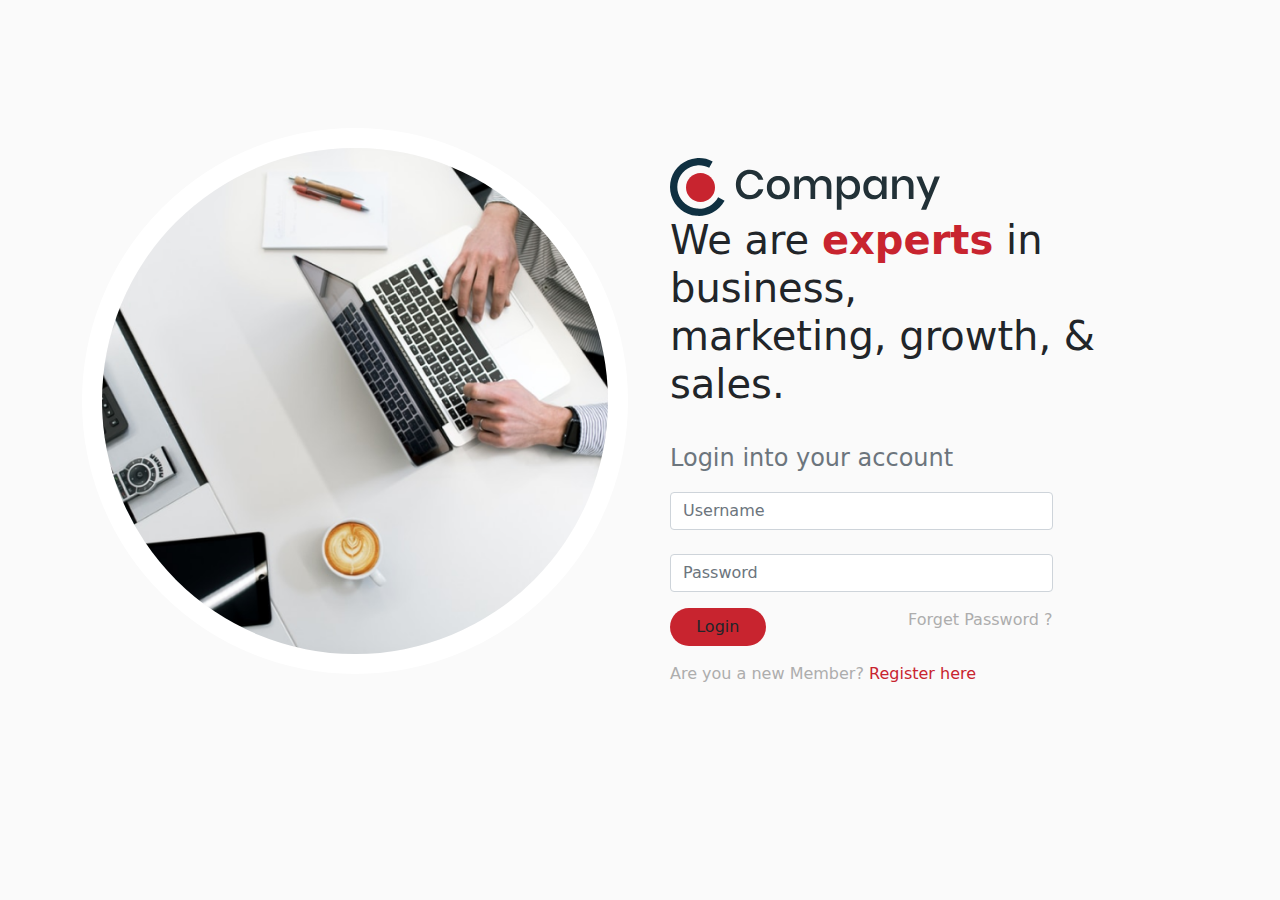
<file: index.html>
<!DOCTYPE html>
<html lang="en">
<head>
    <meta charset="UTF-8">
    <meta name="viewport" content="width=device-width, initial-scale=1.0">
    <link rel="stylesheet" href="css/bootstrap.min.css">
    <link rel="stylesheet" href="css/style.css">
    <link rel="preconnect" href="https://fonts.googleapis.com">
    <link rel="preconnect" href="https://fonts.gstatic.com" crossorigin>
    <link href="https://fonts.googleapis.com/css2?family=Roboto&display=swap" rel="stylesheet">
    <title>Document</title>
</head>
<body style="background-color: #FAFAFA;">
    <!-- Main container -->
    <div class="main container d-flex align-items-center justify-content-center">
        <div class="row">

            <!-- First div for image -->
            <div class="first col-md-6 col-sm-12">
                <img class="hero-image img-fluid" src="images/hero-image.png" alt="">
                
            </div>
            <!-- Second div for form -->
            <div class="second col-md-6 col-sm-12">
                <div>
                    <img src="images/logo.svg" alt="">
                    
                </div>
                <div class="text-left">
                    <h1 class="hero-heading">We are <span class="red fw-bolder">experts</span> in business, <br> marketing, growth, & sales.</h1>
                    <br>
                </div>
                <div>
                    <form>
                        <p class="text-muted text-size">Login into your account</p>
                        <div class="w-75">
                            <div class="mb-4">
                                <input type="text" class="form-control" id="" placeholder="Username" >
                            </div>
                            <div class="mb-3">
                                <input type="text" class="form-control" id="" placeholder="Password">
                            </div>
                        </div>
                       <div class=" mt-3 w-75 d-flex justify-content-between">
                           <button type="submit" class="btn w-25 rounded-pill back-red float-left">Login</button>
                           <a href="" class="a">Forget Password ?</a>
                       </div>
                      </form>
                </div>
                <div class="mt-3">
                    <p class="a">Are you a new Member? <span ><a class="red" href="">Register here</a></span></p>
                </div>
           
            </div>
        </div>
    </div>
    
</body>
</html>
</file>
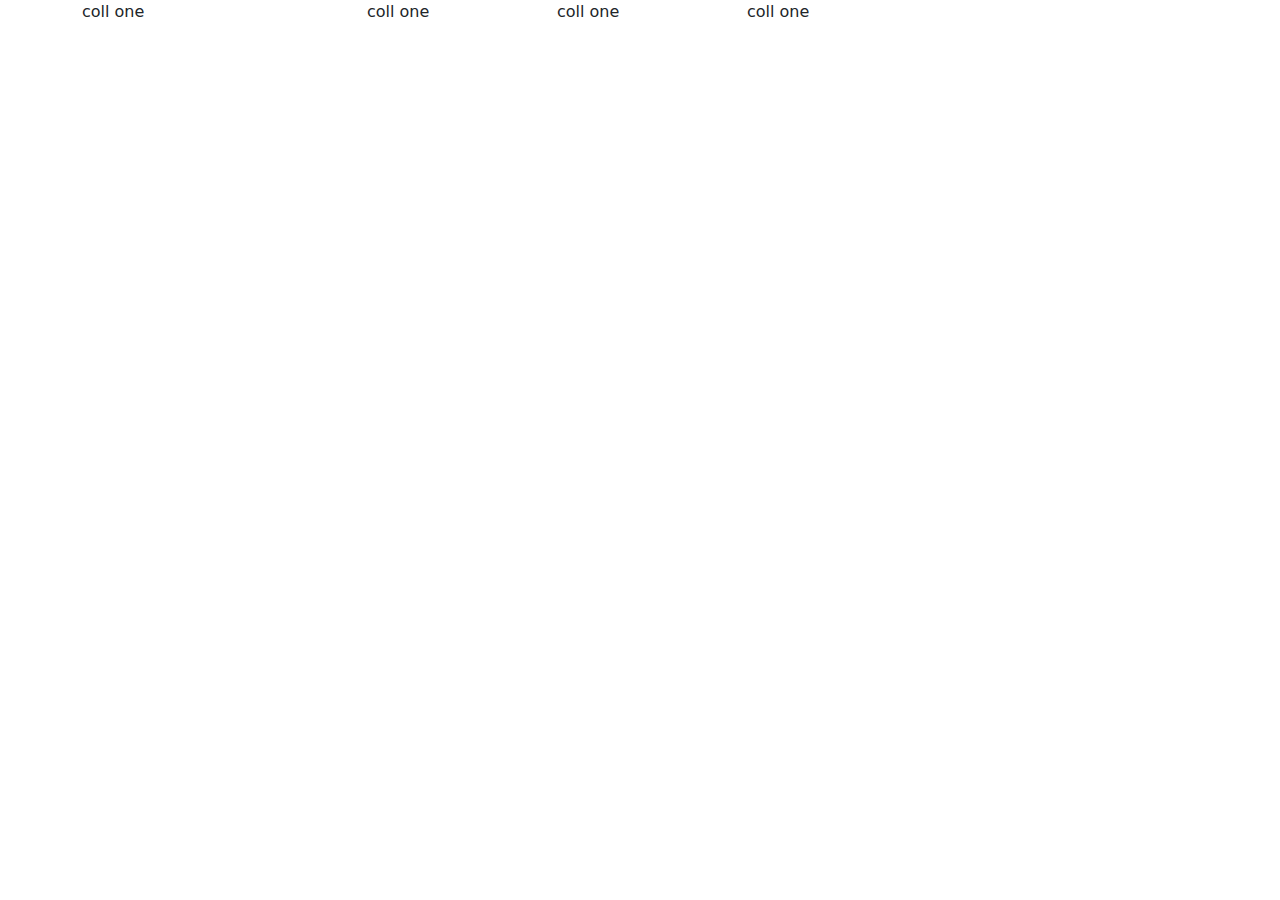
<file: boot.html>
<!DOCTYPE html>
<html lang="en">
<head>
    <meta charset="UTF-8">
    <meta name="viewport" content="width=device-width, initial-scale=1.0">
    <link rel="stylesheet" href="css/bootstrap.min.css">
    <title>Document</title>
</head>
<body>
    <div class="container">
        <div class="row">
            <div class="col-sm-3 col-md-">
                <p>coll one</p>

            </div>
            <div class="col-sm-3 col-md-2">
                <p>coll one</p>

            </div><div class="col-sm-3 col-md-2">
                <p>coll one</p>

            </div><div class="col-sm-3 col-md-2">
                <p>coll one</p>

            </div>
        </div>
        
    </div>
</body>
</html>
</file>
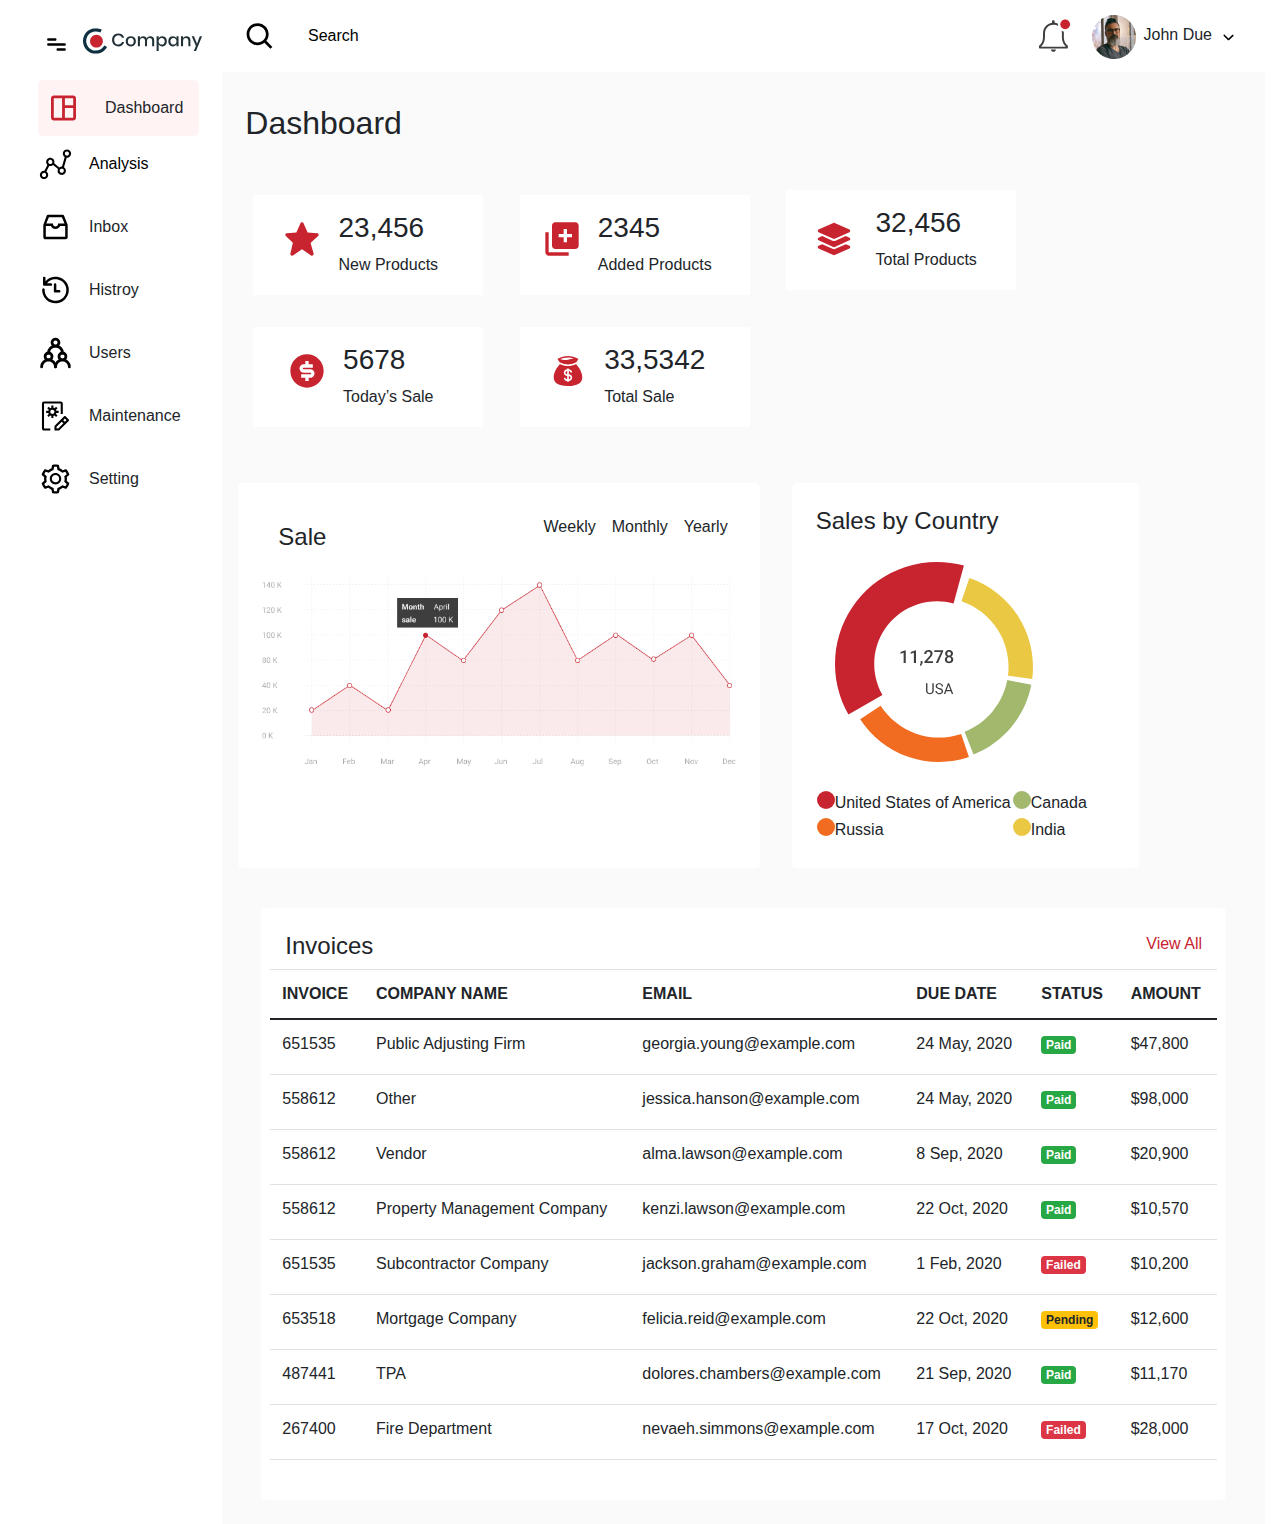
<file: dashboard.html>
<!DOCTYPE html>
<html lang="en">
  <head>
    <meta charset="utf-8" />
    <meta
      name="viewport"
      content="width=device-width, initial-scale=1, shrink-to-fit=no"
    />
    <link rel="stylesheet" href="css/dashboard.css" />
    <link rel="stylesheet" href="css/bootstrap.min.css" />
    <link
      rel="stylesheet"
      href="https://cdn.jsdelivr.net/npm/bootstrap@4.4.1/dist/css/bootstrap.min.css"
      integrity="sha384-Vkoo8x4CGsO3+Hhxv8T/Q5PaXtkKtu6ug5TOeNV6gBiFeWPGFN9MuhOf23Q9Ifjh"
      crossorigin="anonymous"
    />

    <title>Dashboard</title>
  </head>
  <body>
    <div class="container-fluid">
      <div class="container-fluid">
        <div class="d-flex">
          <div class="d-inline-flex">
            <button class="white m-2" onclick="myFunction()" style="border: 0">
              <img
                style="width: 25px"
                class="mt-3"
                src="images/menu-bar.svg"
                alt="Menubar Image"
              />
            </button>
            <picture>
              <source media="(min-width:650px)" srcset="images/logo.svg" />
              <img id="logo" class="mt-3" src="images/favicon.ico" alt="logo" />
            </picture>
          </div>
          <div class="d-inline-flex flex-grow-1 ml-2 pl-3">
            <img
              style="width: 65px"
              class="nav-link"
              src="images/search-icon.svg"
              alt="search icon"
            />
            <p style="color: black" id="search" class="nav-link mt-3 remove">
              Search
            </p>
          </div>
          <div class="d-inline-flex">
            <img
              class="m-2 image-size1"
              src="images/notification-icon.svg"
              alt="notification icon"
            />
            <div class="dropdown mt-2">
              <div
                role="button"
                type="button"
                class="btn dropdown d-inline-flex"
                data-toggle="dropdown"
              >
                <img class="" src="images/profile.png" alt="profile img" />
                <p class="m-2 remove">John Due</p>
                <img
                  class="remove"
                  src="images/downward-arrow.svg"
                  alt="dropdown icon"
                />
              </div>
              <div class="dropdown-menu" aria-labelledby="dropdownMenuLink">
                <a class="dropdown-item" href="#">My Profile</a>
                <a class="dropdown-item" href="#">Help</a>
                <a class="dropdown-item" href="#">Logout</a>
              </div>
            </div>
          </div>
        </div>
      </div>

      <div class="d-flex">
        <!-- for side bar -->
        <div>
          <div id="myDIV" class="container-fluid menubar">
            <ul class="m-2 p-0">
              <li style="background-color: #fff3f4; border-radius: 5px">
                <div class="d-inline-flex">
                  <img
                    class="image-size1 m-2"
                    src="images/dashboard-active.svg"
                    alt="dashboard icon"
                  />
                  <p class="m-3">Dashboard</p>
                </div>
              </li>
              <li>
                <div class="d-inline-flex">
                  <img
                    class="image-size1"
                    src="images/graph-default.svg"
                    alt="graph icon"
                  />
                  <a class="m-3" style="color: black" href="innerpage.html">
                    Analysis</a
                  >
                </div>
              </li>
              <li>
                <div class="d-inline-flex">
                  <img
                    class="image-size1"
                    src="images/inbox-default.svg"
                    alt="inbox icon"
                  />
                  <p class="m-3">Inbox</p>
                </div>
              </li>
              <li>
                <div class="d-inline-flex">
                  <img
                    class="image-size1"
                    src="images/clock-default.svg"
                    alt="clock icon"
                  />
                  <p class="m-3">Histroy</p>
                </div>
              </li>
              <li>
                <div class="d-inline-flex">
                  <img
                    class="image-size1"
                    src="images/user-default.svg"
                    alt="user icon"
                  />
                  <p class="m-3">Users</p>
                </div>
              </li>
              <li>
                <div class="d-inline-flex">
                  <img
                    class="image-size1"
                    src="images/maintenance-default.svg"
                    alt="Maintenance icon"
                  />
                  <p class="m-3">Maintenance</p>
                </div>
              </li>
              <li>
                <div class="d-inline-flex">
                  <img
                    class="image-size1"
                    src="images/setting-default.svg"
                    alt="Setting icon"
                  />
                  <p class="m-3">Setting</p>
                </div>
              </li>
            </ul>
          </div>
        </div>
        <!-- for dashboard -->

        <div class="container-fluid dash">
          <br />
          <div class="dashboard">
            <!-- Dashboard text row -->
            <h2 class="m-2">Dashboard</h2>
            <br />
            <!-- stars row -->

            <div class="dash align-items-center m-auto">
              <div
                class="white d-inline-flex icon-box justify-content-center m-3"
              >
                <div class="mt-4">
                  <img src="images/star.svg" alt="star img" />
                </div>
                <div class="m-3">
                  <h3>23,456</h3>
                  <p>New Products</p>
                </div>
              </div>

              <div
                class="white d-inline-flex icon-box justify-content-center m-3"
              >
                <div class="mt-4">
                  <img src="images/new-product.svg" alt="new product img" />
                </div>
                <div class="m-3">
                  <h3>2345</h3>
                  <p>Added Products</p>
                </div>
              </div>
              <div
                class="white d-inline-flex icon-box justify-content-center m-3 mt-1"
              >
                <div class="mt-4">
                  <img
                    style="width: 50px"
                    src="images/total-product.svg"
                    alt="total product img"
                  />
                </div>
                <div class="m-3">
                  <h3>32,456</h3>
                  <p>Total Products</p>
                </div>
              </div>

              <div
                class="white d-inline-flex icon-box justify-content-center m-3"
              >
                <div class="mt-4">
                  <img src="images/dollar-filled.svg" alt="Today’s sale img" />
                </div>
                <div class="m-3">
                  <h3>5678</h3>
                  <p>Today’s Sale</p>
                </div>
              </div>

              <div
                class="white d-inline-flex icon-box justify-content-center m-3"
              >
                <div class="mt-4">
                  <img src="images/money-bag.svg" alt="total sale img" />
                </div>
                <div class="m-3">
                  <h3>33,5342</h3>
                  <p>Total Sale</p>
                </div>
              </div>
            </div>
            <!-- Row for Graphs -->
            <br />
            <!-- for data graph -->
            <div class="row">
              <div class="bg-white rounded-3 p-4 m-3 col-md-6">
                <div class="d-flex">
                  <div class="flex-grow-1 m-3">
                    <h4>Sale</h4>
                  </div>
                  <div class="d-inline-flex">
                    <p class="p-2">Weekly</p>
                    <p class="p-2">Monthly</p>
                    <p class="p-2">Yearly</p>
                  </div>
                </div>
                <div class="">
                  <img
                    class="img-fluid"
                    src="images/data-graph.png"
                    alt="data graph img"
                  />
                </div>
              </div>
              <!-- for pie chart -->
              <div class="bg-white rounded-3 p-4 m-3 col-md-4">
                <div>
                  <h4>Sales by Country</h4>
                </div>
                <div>
                  <img
                    class="img-fluid"
                    src="images/pie-chart.svg"
                    alt="pie graph img"
                  />
                </div>
                <div>
                  <table>
                    <tr>
                      <th class="align-items-center">
                        <div class="d-inline-flex">
                          <div
                            style="
                              width: 18px;
                              height: 18px;
                              background-color: #c8242f;
                              border-radius: 50%;
                            "
                          ></div>
                          <p style="margin-bottom: 0; font-weight: normal">
                            United States of America
                          </p>
                        </div>
                      </th>
                      <th>
                        <div class="d-inline-flex">
                          <div
                            style="
                              width: 18px;
                              height: 18px;
                              background-color: #a2b86c;
                              border-radius: 50%;
                            "
                          ></div>
                          <p style="margin-bottom: 0; font-weight: normal">
                            Canada
                          </p>
                        </div>
                      </th>
                    </tr>
                    <tr>
                      <th>
                        <div class="d-inline-flex">
                          <div
                            style="
                              width: 18px;
                              height: 18px;
                              background-color: #f16c20;
                              border-radius: 50%;
                            "
                          ></div>
                          <p style="margin-bottom: 0; font-weight: normal">
                            Russia
                          </p>
                        </div>
                      </th>
                      <th>
                        <div class="d-inline-flex">
                          <div
                            style="
                              width: 18px;
                              height: 18px;
                              background-color: #ebc844;
                              border-radius: 50%;
                            "
                          ></div>
                          <p style="margin-bottom: 0; font-weight: normal">
                            India
                          </p>
                        </div>
                      </th>
                    </tr>
                  </table>
                </div>
              </div>
            </div>
            <!-- div for table -->
            <div class="p-4">
              <div class="p-4 bg-white rounded-3">
                <div class="d-flex">
                  <div class="flex-grow-1">
                    <h4>Invoices</h4>
                  </div>
                  <div>
                    <a style="color: #c8242f" href="">View All</a>
                  </div>
                </div>
                <div class="row overflow-scroll">
                  <table class="table table-hover overflow-scroll col-12">
                    <thead>
                      <tr>
                        <th scope="col">INVOICE</th>
                        <th scope="col">COMPANY NAME</th>
                        <th scope="col">EMAIL</th>
                        <th scope="col">DUE DATE</th>
                        <th scope="col">STATUS</th>
                        <th scope="col">AMOUNT</th>
                      </tr>
                    </thead>
                    <tbody>
                      <tr>
                        <td scope="row">651535</td>
                        <td>Public Adjusting Firm</td>
                        <td>georgia.young@example.com</td>
                        <td>24 May, 2020</td>
                        <td>
                          <label class="badge badge-success">Paid</label>
                        </td>
                        <td>$47,800</td>
                      </tr>
                      <tr>
                        <td>558612</td>
                        <td>Other</td>
                        <td>jessica.hanson@example.com</td>
                        <td>24 May, 2020</td>
                        <td>
                          <label class="badge badge-success">Paid</label>
                        </td>
                        <td>$98,000</td>
                      </tr>
                      <tr>
                        <td>558612</td>
                        <td>Vendor</td>
                        <td>alma.lawson@example.com</td>
                        <td>8 Sep, 2020</td>
                        <td>
                          <label class="badge badge-success">Paid</label>
                        </td>
                        <td>$20,900</td>
                      </tr>
                      <tr>
                        <td>558612</td>
                        <td>Property Management Company</td>
                        <td>kenzi.lawson@example.com</td>
                        <td>22 Oct, 2020</td>
                        <td>
                          <label class="badge badge-success">Paid</label>
                        </td>
                        <td>$10,570</td>
                      </tr>
                      <tr>
                        <td>651535</td>
                        <td>Subcontractor Company</td>
                        <td>jackson.graham@example.com</td>
                        <td>1 Feb, 2020</td>
                        <td>
                          <label class="badge badge-danger">Failed</label>
                        </td>
                        <td>$10,200</td>
                      </tr>
                      <tr>
                        <td>653518</td>
                        <td>Mortgage Company</td>
                        <td>felicia.reid@example.com</td>
                        <td>22 Oct, 2020</td>
                        <td>
                          <label class="badge badge-warning">Pending</label>
                        </td>
                        <td>$12,600</td>
                      </tr>
                      <tr>
                        <td>487441</td>
                        <td>TPA</td>
                        <td>dolores.chambers@example.com</td>
                        <td>21 Sep, 2020</td>
                        <td>
                          <label class="badge badge-success">Paid</label>
                        </td>
                        <td>$11,170</td>
                      </tr>
                      <tr>
                        <td>267400</td>
                        <td>Fire Department</td>
                        <td>nevaeh.simmons@example.com</td>
                        <td>17 Oct, 2020</td>
                        <td>
                          <label class="badge badge-danger">Failed</label>
                        </td>
                        <td>$28,000</td>
                      </tr>
                    </tbody>
                  </table>
                </div>
              </div>
            </div>
          </div>
        </div>
      </div>
    </div>

    <script
      src="https://code.jquery.com/jquery-3.4.1.slim.min.js"
      integrity="sha384-J6qa4849blE2+poT4WnyKhv5vZF5SrPo0iEjwBvKU7imGFAV0wwj1yYfoRSJoZ+n"
      crossorigin="anonymous"
    ></script>
    <script
      src="https://cdn.jsdelivr.net/npm/popper.js@1.16.0/dist/umd/popper.min.js"
      integrity="sha384-Q6E9RHvbIyZFJoft+2mJbHaEWldlvI9IOYy5n3zV9zzTtmI3UksdQRVvoxMfooAo"
      crossorigin="anonymous"
    ></script>
    <script
      src="https://cdn.jsdelivr.net/npm/bootstrap@4.4.1/dist/js/bootstrap.min.js"
      integrity="sha384-wfSDF2E50Y2D1uUdj0O3uMBJnjuUD4Ih7YwaYd1iqfktj0Uod8GCExl3Og8ifwB6"
      crossorigin="anonymous"
    ></script>
    <script src="test.js"></script>
  </body>
</html>
</file>
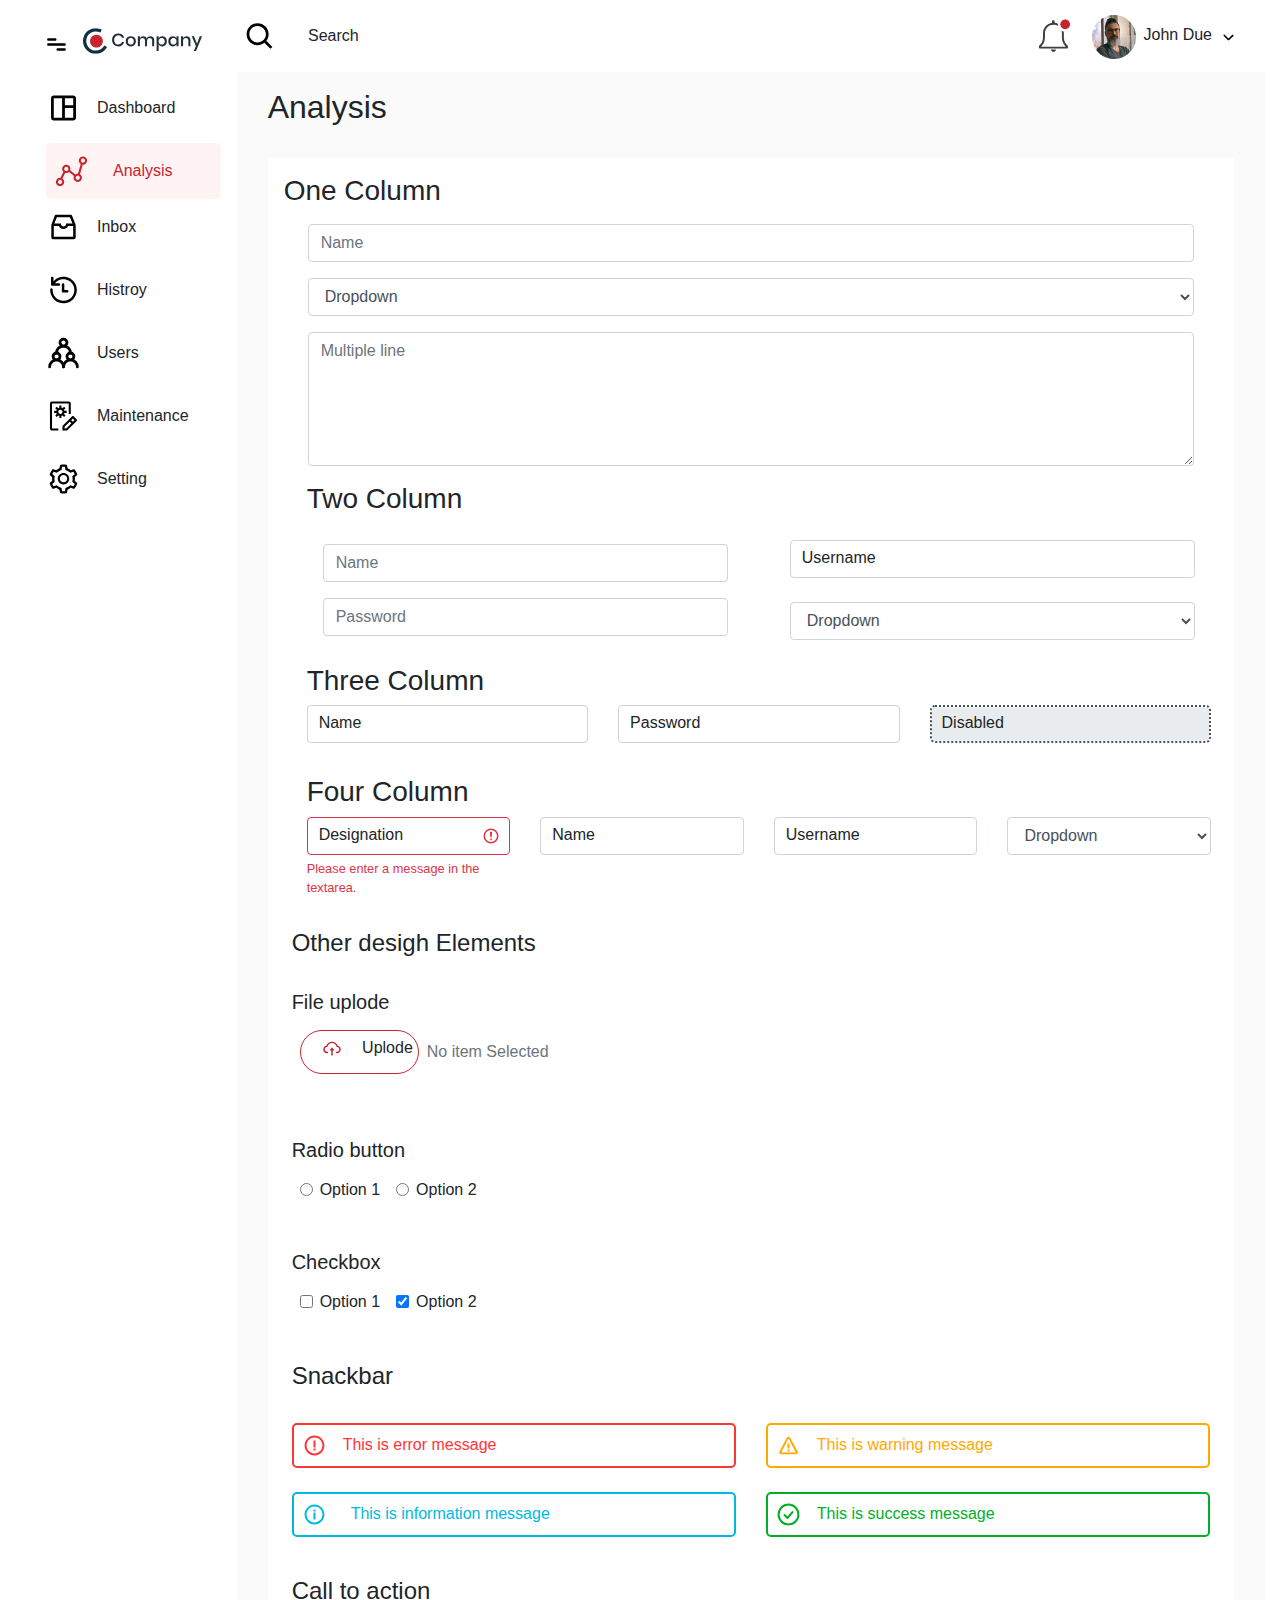
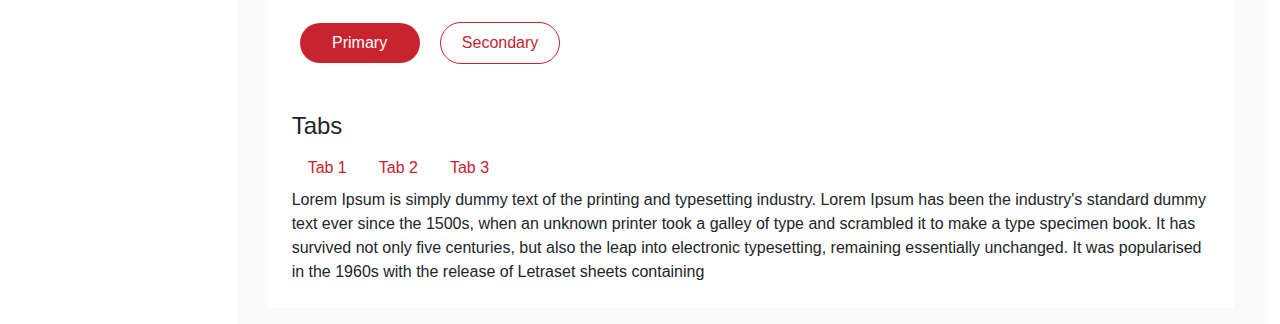
<file: innerpage.html>
<!DOCTYPE html>
<html lang="en">
  <head>
    <!-- Required meta tags -->
    <meta charset="utf-8" />
    <meta
      name="viewport"
      content="width=device-width, initial-scale=1, shrink-to-fit=no"
    />

    <!-- Bootstrap CSS -->
    <link
      rel="stylesheet"
      href="https://cdn.jsdelivr.net/npm/bootstrap@4.4.1/dist/css/bootstrap.min.css"
      integrity="sha384-Vkoo8x4CGsO3+Hhxv8T/Q5PaXtkKtu6ug5TOeNV6gBiFeWPGFN9MuhOf23Q9Ifjh"
      crossorigin="anonymous"
    />
    <link rel="stylesheet" href="css/innerpage.css" />
    <title>Innerpage</title>
  </head>

  <body>
    <div class="container-fluid">
      <!-- navigation bar -->
      <div class="container-fluid">
        <div class="d-flex">
          <div class="d-inline-flex">
            <button class="white m-2" onclick="myFunction()" style="border: 0">
              <img
                style="width: 25px"
                class="mt-3"
                src="images/menu-bar.svg"
                alt=""
              />
            </button>
            <picture>
              <source media="(min-width:650px)" srcset="images/logo.svg" />
              <img id="logo" class="mt-3" src="images/favicon.ico" alt="" />
            </picture>
          </div>
          <div class="d-inline-flex flex-grow-1 ml-2 pl-3">
            <img
              style="width: 65px"
              class="nav-link"
              src="images/search-icon.svg"
              alt=""
            />
            <p class="nav-link mt-3 remove" href="#">Search</p>
          </div>
          <div class="d-inline-flex">
            <img
              class="m-2 image-size1"
              src="images/notification-icon.svg"
              alt=""
            />
            <div class="dropdown mt-2">
              <div
                role="button"
                type="button"
                class="btn dropdown d-inline-flex"
                data-toggle="dropdown"
              >
                <img class="" src="images/profile.png" alt="" />
                <p class="m-2 remove">John Due</p>
                <img class="remove" src="images/downward-arrow.svg" alt="" />
              </div>
              <div class="dropdown-menu" aria-labelledby="dropdownMenuLink">
                <a class="dropdown-item" href="#">My Profile</a>
                <a class="dropdown-item" href="#">Help</a>
                <a class="dropdown-item" href="#">Logout</a>
              </div>
            </div>
          </div>
        </div>
      </div>

      <div class="d-flex">
        <!-- for sidebar -->
        <div class="justify-content-center">
          <div id="myDIV" class="container-fluid menubar pr-3 m-2">
            <ul class="m-2 p-0">
              <li>
                <div class="d-inline-flex">
                  <img
                    class="image-size1"
                    src="images/dashboard-default.svg"
                    alt=""
                  />
                  <p class="m-3">Dashboard</p>
                </div>
              </li>
              <li style="background-color: #fff3f4; border-radius: 5px">
                <div class="d-inline-flex">
                  <img
                    class="image-size1 m-2"
                    src="images/graph-active.svg"
                    alt=""
                  />
                  <p style="color: #c8242f" class="m-3">Analysis</p>
                </div>
              </li>
              <li>
                <div class="d-inline-flex">
                  <img
                    class="image-size1"
                    src="images/inbox-default.svg"
                    alt=""
                  />
                  <p class="m-3">Inbox</p>
                </div>
              </li>
              <li>
                <div class="d-inline-flex">
                  <img
                    class="image-size1"
                    src="images/clock-default.svg"
                    alt=""
                  />
                  <p class="m-3">Histroy</p>
                </div>
              </li>
              <li>
                <div class="d-inline-flex">
                  <img
                    class="image-size1"
                    src="images/user-default.svg"
                    alt=""
                  />
                  <p class="m-3">Users</p>
                </div>
              </li>
              <li>
                <div class="d-inline-flex">
                  <img
                    class="image-size1"
                    src="images/maintenance-default.svg"
                    alt=""
                  />
                  <p class="m-3">Maintenance</p>
                </div>
              </li>
              <li>
                <div class="d-inline-flex">
                  <img
                    class="image-size1"
                    src="images/setting-default.svg"
                    alt=""
                  />
                  <p class="m-3">Setting</p>
                </div>
              </li>
            </ul>
          </div>
        </div>

        <!-- For Analysis -->
        <div class="container-fluid back">
          <div class="m-2 p-2">
            <h2>Analysis</h2>
          </div>
          <div class="m-3 p-2 white">
            <div class="m-2">
              <div class="">
                <h3 style="font-weight: normal">One Column</h3>
              </div>
              <!-- for one Column -->
              <div class="m-2">
                <form>
                  <div class="form-group m-3">
                    <input
                      type="email"
                      class="form-control"
                      id="exampleFormControlInput1"
                      placeholder="Name"
                    />
                  </div>
                  <div class="form-group m-3">
                    <select class="form-control" aria-placeholder="">
                      <option class="text-muted">Dropdown</option>
                      <option>Select-op1</option>
                      <option>Select-op2</option>
                      <option>Select-op3</option>
                    </select>
                  </div>

                  <div class="form-group m-3">
                    <textarea
                      class="form-control"
                      id="exampleFormControlTextarea1"
                      rows="5"
                      placeholder="Multiple line"
                    ></textarea>
                  </div>
                </form>
              </div>
              <!-- For two Column -->
              <div class="container-fluid m-2">
                <div>
                  <h3 style="font-weight: normal">Two Column</h3>
                </div>
                <div class="row align-items-center">
                  <div class="col-md-6">
                    <form>
                      <div class="form-group m-3">
                        <input
                          type="email"
                          class="form-control"
                          id="exampleFormControlInput1"
                          placeholder="Name"
                        />
                      </div>

                      <div class="form-group m-3">
                        <input
                          type="password"
                          class="form-control"
                          id="exampleFormControlInput1"
                          placeholder="Password"
                        />
                      </div>
                    </form>
                  </div>
                  <div class="col-md-6">
                    <form>
                      <div class="form-group m-3">
                        <div class="form-group">
                          <input
                            type="text"
                            class="form-control outlined-input"
                            id="outlinedInput"
                            placeholder=" "
                          />
                          <label for="outlinedInput" class="floating-label"
                            >Username</label
                          >
                        </div>
                      </div>
                      <div class="form-group m-3">
                        <select class="form-control" aria-placeholder="">
                          <option class="text-muted">Dropdown</option>
                          <option>Select-op1</option>
                          <option>Select-op2</option>
                          <option>Select-op3</option>
                        </select>
                      </div>
                    </form>
                  </div>
                </div>
              </div>

              <!-- for three Column -->
              <div class="container-fluid m-2">
                <div>
                  <h3 style="font-weight: normal">Three Column</h3>
                </div>

                <div class="row">
                  <div class="col-md-6 col-lg-4 col-sm-12">
                    <div class="form-group">
                      <div class="form-group">
                        <input
                          type="text"
                          class="form-control outlined-input"
                          id="outlinedInput"
                          placeholder=" "
                        />
                        <label for="outlinedInput" class="floating-label"
                          >Name</label
                        >
                      </div>
                    </div>
                  </div>
                  <div class="col-lg-4 col-md-6 col-sm-12">
                    <div class="form-group">
                      <div class="form-group">
                        <input
                          type="password"
                          class="form-control outlined-input"
                          id="outlinedInput"
                          placeholder=" "
                        />
                        <label for="outlinedInput" class="floating-label"
                          >Password</label
                        >
                      </div>
                    </div>
                  </div>
                  <div class="col-lg-4 col-sm-12">
                    <div class="form-group">
                      <div class="form-group">
                        <input
                          style="border: 2px dotted; border-radius: 5px"
                          type="text"
                          class="form-control outlined-input"
                          id="outlinedInput"
                          placeholder=" "
                          disabled
                        />
                        <label for="outlinedInput" class="floating-label"
                          >Disabled</label
                        >
                      </div>
                    </div>
                  </div>
                </div>
              </div>
              <!-- for four Column -->
              <div class="container-fluid m-2">
                <div>
                  <h3 style="font-weight: normal">Four Column</h3>
                </div>
                <div class="row">
                  <div class="col-md-6 col-lg-3 col-sm-12">
                    <div class="form-group">
                      <input
                        type="text"
                        class="form-control outlined-input is-invalid"
                        id="outlinedDesignation"
                        placeholder=" "
                      />
                      <label for="outlinedDesignation" class="floating-label"
                        >Designation</label
                      >
                      <div class="invalid-feedback">
                        Please enter a message in the textarea.
                      </div>
                    </div>
                  </div>
                  <div class="col-md-6 col-lg-3 col-sm-12">
                    <div class="form-group">
                      <input
                        type="text"
                        class="form-control outlined-input"
                        id="outlinedNameC"
                        placeholder=" "
                      />
                      <label for="outlinedNameC" class="floating-label"
                        >Name</label
                      >
                    </div>
                  </div>
                  <div class="col-md-6 col-lg-3 col-sm-12">
                    <form>
                      <div class="form-group">
                        <input
                          type="text"
                          class="form-control outlined-input"
                          id="outlinedInput"
                          placeholder=" "
                        />
                        <label for="outlinedInput" class="floating-label"
                          >Username</label
                        >
                      </div>
                    </form>
                  </div>
                  <div class="col-md-6 col-lg-3 col-sm-12">
                    <div class="form-group">
                      <select class="form-control" aria-placeholder="">
                        <option class="text-muted">Dropdown</option>
                        <option>Select-op1</option>
                        <option>Select-op2</option>
                        <option>Select-op3</option>
                      </select>
                    </div>
                  </div>
                </div>
              </div>
              <div>
                <!-- Other element -->
                <div class="m-2">
                  <h4 style="font-weight: normal">Other desigh Elements</h4>
                  <br />
                  <h5>File uplode</h5>
                  <form action="/action_page.php">
                    <div class="mb-3 d-inline-flex align-items-center">
                      <div class="p-2 d-inline-flex align-items-center">
                        <div
                          style="
                            border-radius: 50px;
                            border: 1px solid #c8242f;
                            padding: 5px;
                          "
                        >
                          <img
                            class="pl-3 pr-3"
                            src="images/cloud-upload-icon.svg"
                            alt=""
                          />
                          <label for="file">Uplode</label>
                        </div>

                        <p class="m-2 text-muted">No item Selected</p>
                      </div>
                      <input
                        style="border: 0; display: none"
                        class="form-control"
                        type="file"
                        id="formFile"
                      />
                    </div>
                  </form>
                </div>
                <br />
                <div class="m-2">
                  <h5>Radio button</h5>
                  <div class="d-inline-flex align-items-center">
                    <div class="form-check m-2">
                      <input
                        class="form-check-input"
                        type="radio"
                        name="flexRadioDefault"
                        id="flexRadioDefault1"
                      />
                      <label class="form-check-label" for="flexRadioDefault1">
                        Option 1
                      </label>
                    </div>
                    <div class="form-check m-2">
                      <input
                        class="form-check-input"
                        type="radio"
                        name="flexRadioDefault"
                        id="flexRadioDefault1"
                      />
                      <label class="form-check-label" for="flexRadioDefault1">
                        Option 2
                      </label>
                    </div>
                  </div>
                </div>

                <br />
                <div class="m-2">
                  <h5>Checkbox</h5>
                  <div class="d-inline-flex">
                    <div class="form-check m-2">
                      <input
                        class="form-check-input checkbox-input"
                        type="checkbox"
                        value=""
                        id="flexCheckDisabled"
                      />
                      <label class="form-check-label" for="flexCheckDisabled">
                        Option 1
                      </label>
                    </div>
                    <div class="form-check m-2">
                      <input
                        class="form-check-input checkbox-input"
                        type="checkbox"
                        value=""
                        id="flexCheckCheckedDisabled"
                        checked
                      />
                      <label
                        class="form-check-label"
                        for="flexCheckCheckedDisabled"
                      >
                        Option 2
                      </label>
                    </div>
                  </div>
                </div>
                <br />
                <div class="m-2">
                  <h4>Snackbar</h4>
                  <br />
                  <div class="row">
                    <div class="col-md-6 col-sm-12">
                      <div
                        style="
                          border: 2px solid #ff3535;
                          border-radius: 5px;
                          color: #ff3535;
                        "
                      >
                        <div class="d-inline-flex align-items-center">
                          <img
                            class="image-size m-2"
                            src="images/error-icon.svg"
                            alt=""
                          />
                          <p class="m-2">This is error message</p>
                        </div>
                      </div>
                    </div>
                    <div class="col-md-6 col-sm-12">
                      <div
                        style="
                          border: 2px solid #ffa800;
                          border-radius: 5px;
                          color: #ffa800;
                        "
                      >
                        <div class="d-inline-flex align-items-center">
                          <img
                            class="image-size m-2"
                            src="images/warning-icon.svg"
                            alt=""
                          />
                          <p class="m-2">This is warning message</p>
                        </div>
                      </div>
                    </div>
                  </div>
                  <br />
                  <div class="row">
                    <div class="col-md-6 col-sm-12">
                      <div
                        style="
                          border: 2px solid #00b9e1;
                          border-radius: 5px;
                          color: #00b9e1;
                        "
                      >
                        <div class="d-inline-flex align-items-center">
                          <img
                            class="image-size m-2"
                            src="images/info-icon.svg"
                            alt=""
                          />
                          <p class="m-2 pl-2">This is information message</p>
                        </div>
                      </div>
                    </div>
                    <div class="col-md-6 col-sm-12">
                      <div
                        style="
                          border: 2px solid #00af27;
                          border-radius: 5px;
                          color: #00af27;
                        "
                      >
                        <div class="d-inline-flex align-items-center">
                          <img
                            class="image-size m-2"
                            src="images/success-icon.svg"
                            alt=""
                          />
                          <p class="m-2">This is success message</p>
                        </div>
                      </div>
                    </div>
                  </div>
                </div>
                <br />
                <div class="m-2">
                  <h4>Call to action</h4>
                  <div>
                    <button
                      class="p-2 m-2"
                      style="
                        color: white;
                        background-color: #c8242f;
                        border-radius: 50px;
                        border: 0;
                        width: 120px;
                      "
                    >
                      Primary
                    </button>

                    <button
                      class="p-2 m-2"
                      style="
                        color: #c8242f;
                        border-radius: 50px;
                        border: 1px solid #c8242f;
                        width: 120px;
                        background-color: white;
                      "
                    >
                      Secondary
                    </button>
                  </div>
                </div>
                <br />
                <div class="m-2">
                  <h4>Tabs</h4>
                  <div>
                    <div>
                      <ul class="nav nav-underline">
                        <li class="nav-item">
                          <a
                            style="color: #c8242f"
                            class="nav-link active"
                            aria-current="page"
                            href="#"
                            >Tab 1</a
                          >
                        </li>
                        <li class="nav-item">
                          <a style="color: #c8242f" class="nav-link" href="#"
                            >Tab 2</a
                          >
                        </li>
                        <li class="nav-item">
                          <a style="color: #c8242f" class="nav-link" href="#"
                            >Tab 3</a
                          >
                        </li>
                      </ul>
                      <p>
                        Lorem Ipsum is simply dummy text of the printing and
                        typesetting industry. Lorem Ipsum has been the
                        industry's standard dummy text ever since the 1500s,
                        when an unknown printer took a galley of type and
                        scrambled it to make a type specimen book. It has
                        survived not only five centuries, but also the leap into
                        electronic typesetting, remaining essentially unchanged.
                        It was popularised in the 1960s with the release of
                        Letraset sheets containing
                      </p>
                    </div>
                  </div>
                </div>
              </div>
            </div>
          </div>
        </div>
      </div>
    </div>
    <script
      src="https://code.jquery.com/jquery-3.4.1.slim.min.js"
      integrity="sha384-J6qa4849blE2+poT4WnyKhv5vZF5SrPo0iEjwBvKU7imGFAV0wwj1yYfoRSJoZ+n"
      crossorigin="anonymous"
    ></script>
    <script
      src="https://cdn.jsdelivr.net/npm/popper.js@1.16.0/dist/umd/popper.min.js"
      integrity="sha384-Q6E9RHvbIyZFJoft+2mJbHaEWldlvI9IOYy5n3zV9zzTtmI3UksdQRVvoxMfooAo"
      crossorigin="anonymous"
    ></script>
    <script
      src="https://cdn.jsdelivr.net/npm/bootstrap@4.4.1/dist/js/bootstrap.min.js"
      integrity="sha384-wfSDF2E50Y2D1uUdj0O3uMBJnjuUD4Ih7YwaYd1iqfktj0Uod8GCExl3Og8ifwB6"
      crossorigin="anonymous"
    ></script>
    <script src="test.js"></script>
  </body>
</html>
</file>
<file: css/style.css>
.body{
    background-color: #e7e2e2;
    font-family: 'Roboto', sans-serif;
}
.main{
    margin-top: 10%;
}
.second{
    padding: 30px;
}
a{
    text-decoration: none;
}
.a{
    color: #ADADAD;

}
.white-box{
    width: 300px;
}
.hero-image{
    border-radius: 50%;;
    border: 20px solid #FFFFFF;
}
.red{
    color: #C8242F;
}
.back-red{
    background-color: #C8242F;
}
.text-size{
    font-size: 1.5rem;
}
</file>
<file: css/dashboard.css>
body{
    font-family: Roboto;
}
.logo{
    padding: 5px;
    width: 150px;
}
.dropdown-toggle::after {
    display:none;
}
.image-size{
    width: 45px;
}
.image-size1{
    width: 35px;
}
a{
    text-decoration: none;
    color: #000000;
}
.dash{
    background-color: #FAFAFA;
}
.white{
    background-color: white;
}
.white-box{
    width: 230px;

}
.dash-image-size{
    width: 45px;
}
.graph{
    
}
.icon-box{
    width: 230px;
    height: 100px;
}
.menubar{
    position: relative;
}
.dashboard{
    position: relative;
}

/* @media only screen and (max-width: 460px) {
    #logo {
      display: none;
    }
  } */

ul{
    list-style-type: none ;
}

.logo{
    width: 50px;
  }
@media only screen and (min-width: 650px) {
    #logo {
      width: 120px;
      height: 50px;
    }
  }

  @media only screen and (max-width: 650px) {
    #logo {
      width: 40px;
      height: 40px;
    }
  }
  

ul{
    list-style-type: none ;
}

/* @media screen and (max-width: 460px){   
  #logo{      
      content:
  } 
} */

@media only screen and (max-width: 650px) {
  .remove{
    display: none;
  }
}

@media only screen and (max-width: 650px){
  #search{
    display: none;
  }
  
}
</file>
<file: css/innerpage.css>
.white{
    background-color: white;
}
.back{
    background-color: #FAFAFA;
}

ul{
    list-style-type: none;
}
.image-size1{
    width: 35px;
}
.image-size{
    width: 25px;
}
.form-group {
    position: relative;
    margin-bottom: 1.5rem;
  }

  .outlined-input {
    border: 1px solid #ced4da;
    border-radius: 0.25rem;
    padding: 0.375rem 0.75rem;
    transition: border-color 0.15s ease-in-out, box-shadow 0.15s ease-in-out;
  }

  .floating-label {
    position: absolute;
    top: 0.375rem;
    left: 0.75rem;
    transition: top 0.15s ease-in-out, font-size 0.15s ease-in-out, color 0.15s ease-in-out;
  }
  .dropdown-toggle::after {
    display:none;
}

  .outlined-input:focus {
    border-color: #007bff;
    box-shadow: 0 0 0 0.2rem rgba(0, 123, 255, 0.25);
  }

  .outlined-input:not(:placeholder-shown) + .floating-label,
  .outlined-input:focus + .floating-label {
    top: -0.6rem;
    font-size: 0.75rem;
    color: #007bff;
    background-color: white;
    padding-left: 0.255rem;
    padding-right: 0.255rem;
  }
  
  .form-check-input:checked{
    background-color: #C8242F;
    border-color: white;
  }

  .logo{
    width: 50px;
  }
@media only screen and (min-width: 650px) {
    #logo {
      width: 120px;
      height: 50px;
    }
  }

  @media only screen and (max-width: 650px) {
    #logo {
      width: 40px;
      height: 40px;
    }
  }
  @media only screen and(max-width:1200px){
    #myDIV{
      display: none;
    }
  }

ul{
    list-style-type: none ;
}

@media only screen and (max-width: 650px) {
  .remove{
    display: none;
  }
}

@media only screen and (max-width: 650px){
  #search{
    display: none;
  }
  
}
</file>
